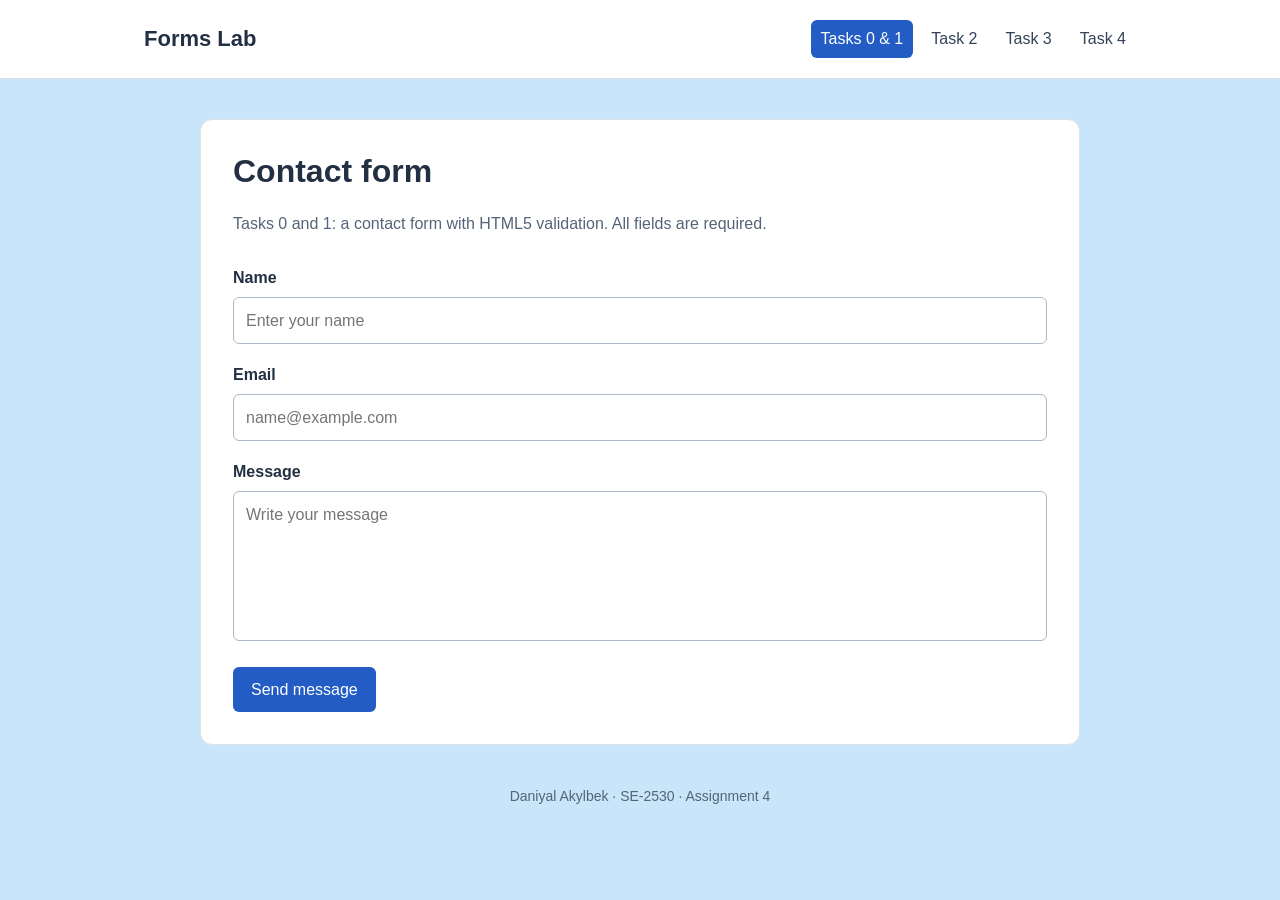
<file: index.html>
<!DOCTYPE html>
<html lang="en">
<head>
  <meta charset="UTF-8">
  <meta name="viewport" content="width=device-width, initial-scale=1.0">
  <meta name="description" content="Assignment 4: HTML forms, Bootstrap styling and CSS validation.">
  <title>Tasks 0 and 1 — Contact form | Assignment 4</title>
  <link rel="stylesheet" href="css/styles.css">
</head>
<body>
  <header class="site-header">
    <div class="header-inner">
      <a class="brand" href="index.html">Forms Lab</a>
      <nav class="site-nav" aria-label="Main navigation">
          <a href="index.html" aria-current="page">Tasks 0 &amp; 1</a>
          <a href="task2.html">Task 2</a>
          <a href="task3.html">Task 3</a>
          <a href="task4.html">Task 4</a>
      </nav>
    </div>
  </header>
  <main class="page-content">
    <h1>Contact form</h1>
    <p class="intro">Tasks 0 and 1: a contact form with HTML5 validation. All fields are required.</p>
    <form action="success.html" method="get" class="basic-form">
      <div class="field">
        <label for="name">Name</label>
        <input type="text" id="name" name="name" placeholder="Enter your name" required maxlength="50">
      </div>
      <div class="field">
        <label for="email">Email</label>
        <input type="email" id="email" name="email" placeholder="name@example.com" required maxlength="100">
      </div>
      <div class="field">
        <label for="message">Message</label>
        <textarea id="message" name="message" placeholder="Write your message" required maxlength="500" rows="5" ></textarea>
      </div>
      <div>
        <button type="submit" class="plain-button">Send message</button>
      </div>
    </form>
  </main>
  <footer class="site-footer">Daniyal Akylbek · SE-2530 · Assignment 4</footer>
</body>
</html>
</file>
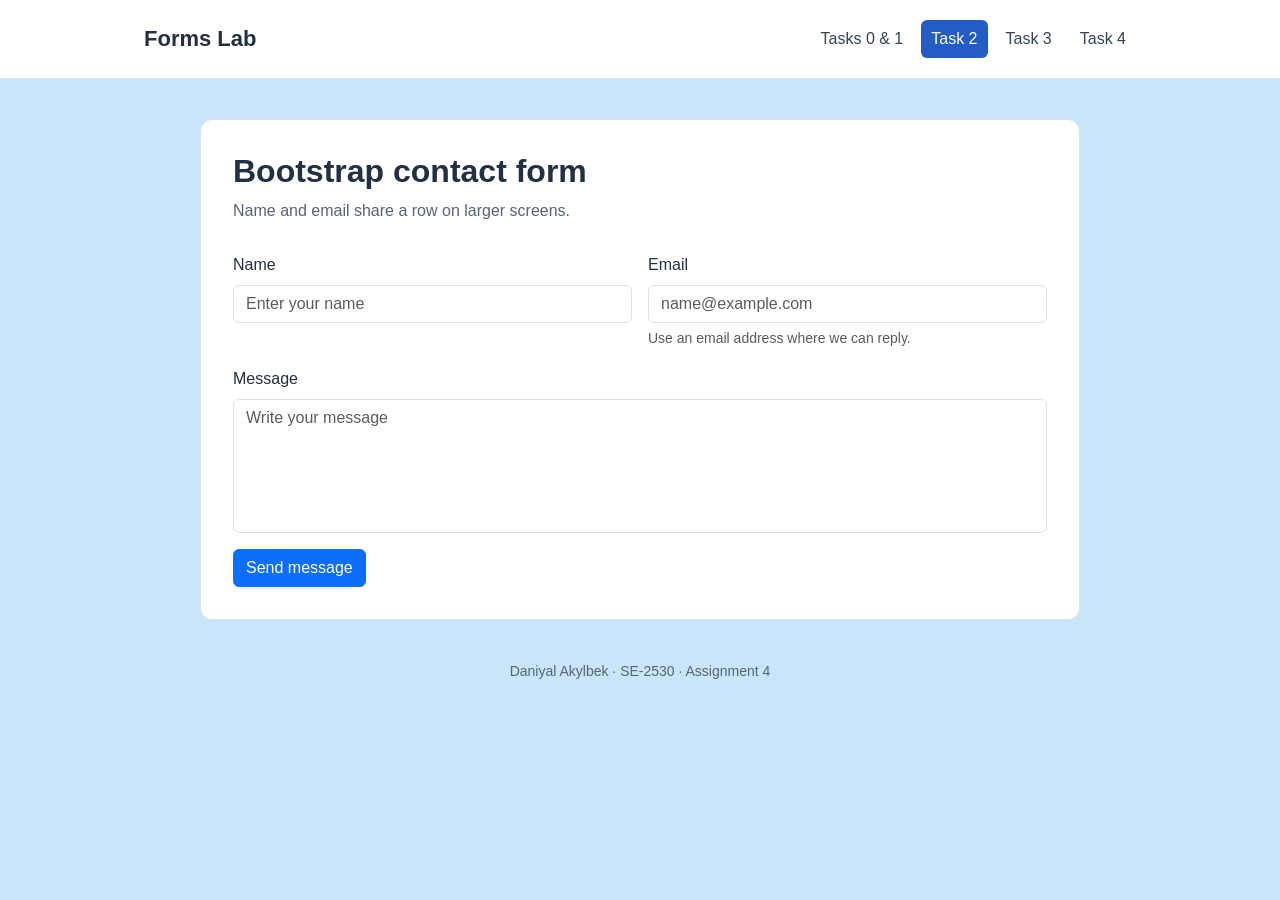
<file: task2.html>
<!DOCTYPE html>
<html lang="en">
<head>
  <meta charset="UTF-8">
  <meta name="viewport" content="width=device-width, initial-scale=1.0">
  <meta name="description" content="Assignment 4: HTML forms, Bootstrap styling and CSS validation.">
  <title>Task 2 — Bootstrap styling | Assignment 4</title>
  <link rel="stylesheet" href="vendor/bootstrap.min.css">
  <link rel="stylesheet" href="css/styles.css">
</head>
<body>
  <header class="site-header">
    <div class="header-inner">
      <a class="brand" href="index.html">Forms Lab</a>
      <nav class="site-nav" aria-label="Main navigation">
          <a href="index.html">Tasks 0 &amp; 1</a>
          <a href="task2.html" aria-current="page">Task 2</a>
          <a href="task3.html">Task 3</a>
          <a href="task4.html">Task 4</a>
      </nav>
    </div>
  </header>
  <main class="page-content">
    <h1>Bootstrap contact form</h1>
    <p class="intro">Name and email share a row on larger screens.</p>
    <form action="success.html" method="get" class="row g-3">
      <div class="col-md-6">
        <label for="name" class="form-label">Name</label>
        <input type="text" id="name" name="name" class="form-control" placeholder="Enter your name" required maxlength="50">
      </div>
      <div class="col-md-6">
        <label for="email" class="form-label">Email</label>
        <input type="email" id="email" name="email" class="form-control" placeholder="name@example.com" required maxlength="100">
        <div class="form-text">Use an email address where we can reply.</div>
      </div>
      <div class="col-12">
        <label for="message" class="form-label">Message</label>
        <textarea id="message" name="message" class="form-control" placeholder="Write your message" required maxlength="500" rows="5"></textarea>
      </div>
      <div class="col-12">
        <button type="submit" class="btn btn-primary">Send message</button>
      </div>
    </form>
  </main>
  <footer class="site-footer">Daniyal Akylbek · SE-2530 · Assignment 4</footer>
</body>
</html>
</file>
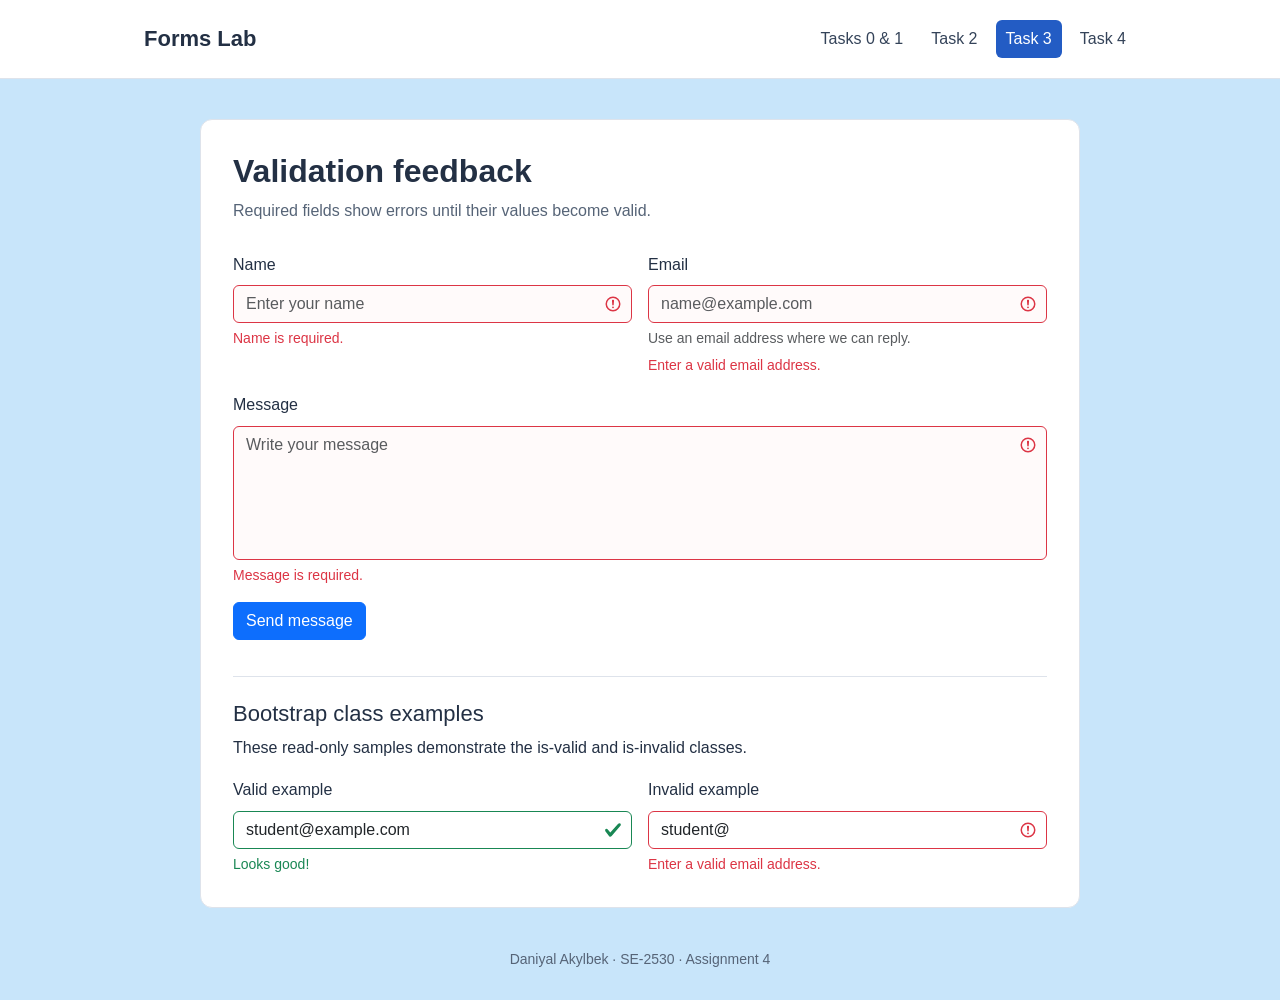
<file: task3.html>
<!DOCTYPE html>
<html lang="en">
<head>
  <meta charset="UTF-8">
  <meta name="viewport" content="width=device-width, initial-scale=1.0">
  <meta name="description" content="Assignment 4: HTML forms, Bootstrap styling and CSS validation.">
  <title>Task 3 — Bootstrap validation | Assignment 4</title>
  <link rel="stylesheet" href="vendor/bootstrap.min.css">
  <link rel="stylesheet" href="css/styles.css">
</head>
<body>
  <header class="site-header">
    <div class="header-inner">
      <a class="brand" href="index.html">Forms Lab</a>
      <nav class="site-nav" aria-label="Main navigation">
          <a href="index.html">Tasks 0 &amp; 1</a>
          <a href="task2.html">Task 2</a>
          <a href="task3.html" aria-current="page">Task 3</a>
          <a href="task4.html">Task 4</a>
      </nav>
    </div>
  </header>
  <main class="page-content">
    <h1>Validation feedback</h1>
    <p class="intro">Required fields show errors until their values become valid.</p>
    <form action="success.html" method="get" class="row g-3 was-validated">
      <div class="col-md-6">
        <label for="name" class="form-label">Name</label>
        <input type="text" id="name" name="name" class="form-control" placeholder="Enter your name" required maxlength="50">
        <div class="invalid-feedback">Name is required.</div>
        <div class="valid-feedback">Looks good!</div>
      </div>
      <div class="col-md-6">
        <label for="email" class="form-label">Email</label>
        <input type="email" id="email" name="email" class="form-control" placeholder="name@example.com" required maxlength="100">
        <div class="form-text">Use an email address where we can reply.</div>
        <div class="invalid-feedback">Enter a valid email address.</div>
        <div class="valid-feedback">Looks good!</div>
      </div>
      <div class="col-12">
        <label for="message" class="form-label">Message</label>
        <textarea id="message" name="message" class="form-control" placeholder="Write your message" required maxlength="500" rows="5"></textarea>
        <div class="invalid-feedback">Message is required.</div>
        <div class="valid-feedback">Looks good!</div>
      </div>
      <div class="col-12">
        <button type="submit" class="btn btn-primary">Send message</button>
      </div>
    </form>
    <section class="examples" aria-labelledby="examples-title">
      <h2 id="examples-title">Bootstrap class examples</h2>
      <p>These read-only samples demonstrate the is-valid and is-invalid classes.</p>
      <div class="row g-3">
        <div class="col-md-6">
          <label for="valid-example" class="form-label">Valid example</label>
          <input id="valid-example" class="form-control is-valid" value="student@example.com" readonly>
          <div class="valid-feedback">Looks good!</div>
        </div>
        <div class="col-md-6">
          <label for="invalid-example" class="form-label">Invalid example</label>
          <input id="invalid-example" class="form-control is-invalid" value="student@" readonly aria-invalid="true" aria-describedby="example-error">
          <div class="invalid-feedback" id="example-error">Enter a valid email address.</div>
        </div>
      </div>
    </section>
  </main>
  <footer class="site-footer">Daniyal Akylbek · SE-2530 · Assignment 4</footer>
</body>
</html>
</file>
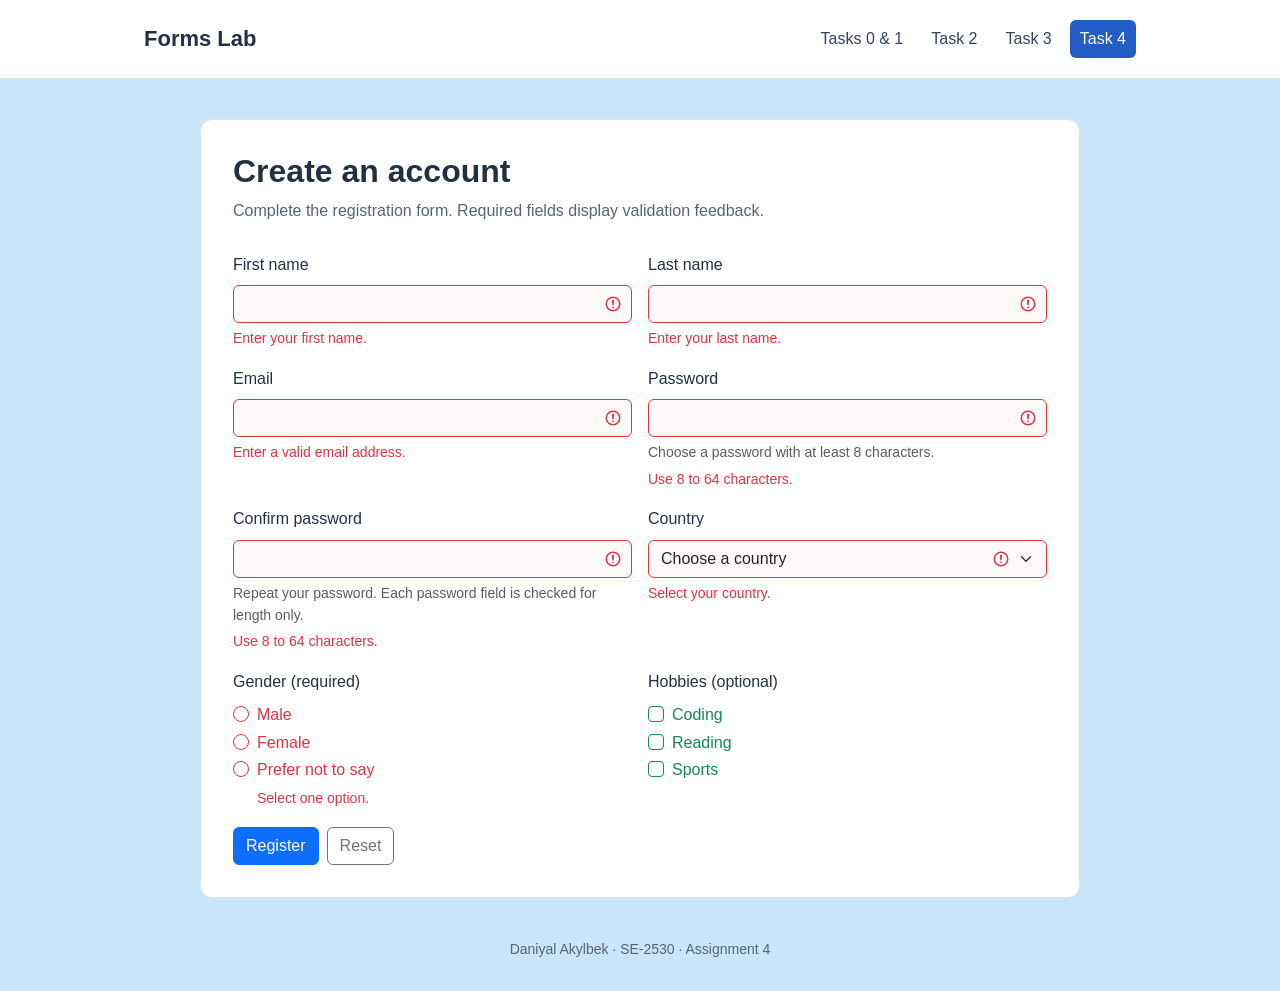
<file: task4.html>
<!DOCTYPE html>
<html lang="en">
<head>
  <meta charset="UTF-8">
  <meta name="viewport" content="width=device-width, initial-scale=1.0">
  <meta name="description" content="Assignment 4: HTML forms, Bootstrap styling and CSS validation.">
  <title>Task 4 — Registration | Assignment 4</title>
  <link rel="stylesheet" href="vendor/bootstrap.min.css">
  <link rel="stylesheet" href="css/styles.css">
</head>
<body>
  <header class="site-header">
    <div class="header-inner">
      <a class="brand" href="index.html">Forms Lab</a>
      <nav class="site-nav" aria-label="Main navigation">
          <a href="index.html">Tasks 0 &amp; 1</a>
          <a href="task2.html">Task 2</a>
          <a href="task3.html">Task 3</a>
          <a href="task4.html" aria-current="page">Task 4</a>
      </nav>
    </div>
  </header>
  <main class="page-content">
    <h1>Create an account</h1>
    <p class="intro">Complete the registration form. Required fields display validation feedback.</p>
    <form action="success.html" method="get" class="row g-3 was-validated">
      <div class="col-md-6">
        <label for="first-name" class="form-label">First name</label>
        <input type="text" class="form-control" id="first-name" name="first-name" required maxlength="50" autocomplete="given-name">
        <div class="invalid-feedback">Enter your first name.</div>
        <div class="valid-feedback">Looks good!</div>
      </div>
      <div class="col-md-6">
        <label for="last-name" class="form-label">Last name</label>
        <input type="text" class="form-control" id="last-name" name="last-name" required maxlength="50" autocomplete="family-name">
        <div class="invalid-feedback">Enter your last name.</div>
        <div class="valid-feedback">Looks good!</div>
      </div>
      <div class="col-md-6">
        <label for="email" class="form-label">Email</label>
        <input type="email" class="form-control" id="email" name="email" required maxlength="100" autocomplete="email">
        <div class="invalid-feedback">Enter a valid email address.</div>
        <div class="valid-feedback">Looks good!</div>
      </div>
      <div class="col-md-6">
        <label for="password" class="form-label">Password</label>
        <input type="password" class="form-control" id="password" required minlength="8" maxlength="64" autocomplete="new-password">
        <div class="form-text">Choose a password with at least 8 characters.</div>
        <div class="invalid-feedback">Use 8 to 64 characters.</div>
        <div class="valid-feedback">Length is valid.</div>
      </div>
      <div class="col-md-6">
        <label for="confirm-password" class="form-label">Confirm password</label>
        <input type="password" class="form-control" id="confirm-password" required minlength="8" maxlength="64" autocomplete="new-password">
        <div class="form-text">Repeat your password. Each password field is checked for length only.</div>
        <div class="invalid-feedback">Use 8 to 64 characters.</div>
        <div class="valid-feedback">Length is valid.</div>
      </div>
      <div class="col-md-6">
        <label for="country" class="form-label">Country</label>
        <select class="form-select" id="country" name="country" required>
          <option value="" selected disabled>Choose a country</option>
          <option value="kz">Kazakhstan</option>
          <option value="uz">Japan</option>
          <option value="tr">Türkiye</option>
          <option value="other">Other</option>
        </select>
        <div class="invalid-feedback">Select your country.</div>
        <div class="valid-feedback">Looks good!</div>
      </div>
      <fieldset class="col-md-6">
        <legend class="field-legend">Gender (required)</legend>
        <div class="form-check">
          <input class="form-check-input" type="radio" name="gender" id="male" value="male" required>
          <label class="form-check-label" for="male">Male</label>
        </div>
        <div class="form-check">
          <input class="form-check-input" type="radio" name="gender" id="female" value="female" required>
          <label class="form-check-label" for="female">Female</label>
        </div>
        <div class="form-check">
          <input class="form-check-input" type="radio" name="gender" id="undisclosed" value="undisclosed" required>
          <label class="form-check-label" for="undisclosed">Prefer not to say</label>
          <div class="invalid-feedback">Select one option.</div>
        </div>
      </fieldset>
      <fieldset class="col-md-6">
        <legend class="field-legend">Hobbies (optional)</legend>
        <div class="form-check">
          <input class="form-check-input" type="checkbox" name="hobbies" id="coding" value="coding">
          <label class="form-check-label" for="coding">Coding</label>
        </div>
        <div class="form-check">
          <input class="form-check-input" type="checkbox" name="hobbies" id="reading" value="reading">
          <label class="form-check-label" for="reading">Reading</label>
        </div>
        <div class="form-check">
          <input class="form-check-input" type="checkbox" name="hobbies" id="sports" value="sports">
          <label class="form-check-label" for="sports">Sports</label>
        </div>
      </fieldset>
      <div class="col-12 d-flex gap-2">
        <button class="btn btn-primary" type="submit">Register</button>
        <button class="btn btn-outline-secondary" type="reset">Reset</button>
      </div>
    </form>
  </main>
  <footer class="site-footer">Daniyal Akylbek · SE-2530 · Assignment 4</footer>
</body>
</html>
</file>
<file: css/styles.css>
/* Shared layout for every page. Bootstrap is used on Tasks 2, 3 and 4. */
* {
  box-sizing: border-box;
}
body {
  margin: 0;
  color: #233044;
  background: #c0e1fadc;
  font-family: Arial, sans-serif;
  line-height: 1.6;
}
.site-header {
  background: #ffffff;
  border-bottom: 1px solid #dee3eb;
}
.header-inner {
  max-width: 1040px;
  margin: 0 auto;
  padding: 20px 24px;
  display: flex;
  align-items: center;
  justify-content: space-between;
  gap: 20px;
}
.brand {
  color: #233044;
  font-size: 22px;
  font-weight: bold;
  text-decoration: none;
}
.site-nav {
  display: flex;
  flex-wrap: wrap;
  gap: 8px;
}
.site-nav a {
  padding: 6px 10px;
  color: #344359;
  border-radius: 6px;
  text-decoration: none;
}
.site-nav a:hover,
.site-nav a[aria-current="page"] {
  color: #ffffff;
  background: #235cc4;
}
.page-content {
  max-width: 880px;
  margin: 40px auto;
  padding: 32px;
  background: #ffffff;
  border: 1px solid #dee3eb;
  border-radius: 12px;
}
h1 {
  margin-top: 0;
  font-size: 32px;
  font-weight: bold;
  line-height: 1.2;
}
h2 {
  font-size: 22px;
}
.intro {
  margin-bottom: 28px;
  color: #566477;
}
.eyebrow {
  color: #235cc4;
  font-size: 12px;
  font-weight: bold;
  letter-spacing: 1px;
}
.task-list {
  display: grid;
  gap: 12px;
}
.task-list a {
  padding: 18px;
  color: #233044;
  border: 1px solid #dee3eb;
  border-radius: 8px;
  text-decoration: none;
}
.task-list a:hover {
  background: #eef4ff;
  border-color: #235cc4;
}
.task-list strong,
.task-list span {
  display: block;
}
.task-list span {
  color: #566477;
}
.basic-form .field {
  margin-bottom: 18px;
}
.basic-form label {
  display: block;
  margin-bottom: 6px;
  font-weight: bold;
}
.basic-form input,
.basic-form textarea {
  width: 100%;
  padding: 10px 12px;
  border: 1px solid #aeb9c9;
  border-radius: 6px;
  font: inherit;
}
.basic-form textarea {
  resize: vertical;
}
.basic-form input:focus,
.basic-form textarea:focus {
  outline: 2px solid #235cc4;
  outline-offset: 2px;
}
.plain-button {
  display: inline-block;
  padding: 10px 18px;
  color: #ffffff;
  background: #235cc4;
  border: 0;
  border-radius: 6px;
  font: inherit;
  text-decoration: none;
  cursor: pointer;
}
.plain-button:hover {
  background: #18469a;
}
.field-legend {
  float: none;
  width: auto;
  margin-bottom: 8px;
  font-size: 16px;
  font-weight: 500;
}
.examples {
  margin-top: 36px;
  padding-top: 24px;
  border-top: 1px solid #dee3eb;
}
.site-footer {
  padding: 0 20px 30px;
  color: #566477;
  text-align: center;
  font-size: 14px;
}
#message {
  resize: none;
}
/* Bootstrap's .was-validated uses :valid and :invalid in its CSS. */
.was-validated .form-control:invalid,
.was-validated .form-select:invalid {
  background-color: #fffafa;
}
.was-validated .form-control:valid,
.was-validated .form-select:valid {
  background-color: #f8fff9;
}
@media (max-width: 600px) {
  .header-inner {
    flex-direction: column;
    align-items: flex-start;
  }
  .page-content {
    margin: 20px 12px;
    padding: 22px 18px;
  }
  h1 {
    font-size: 27px;
  }
}
</file>
